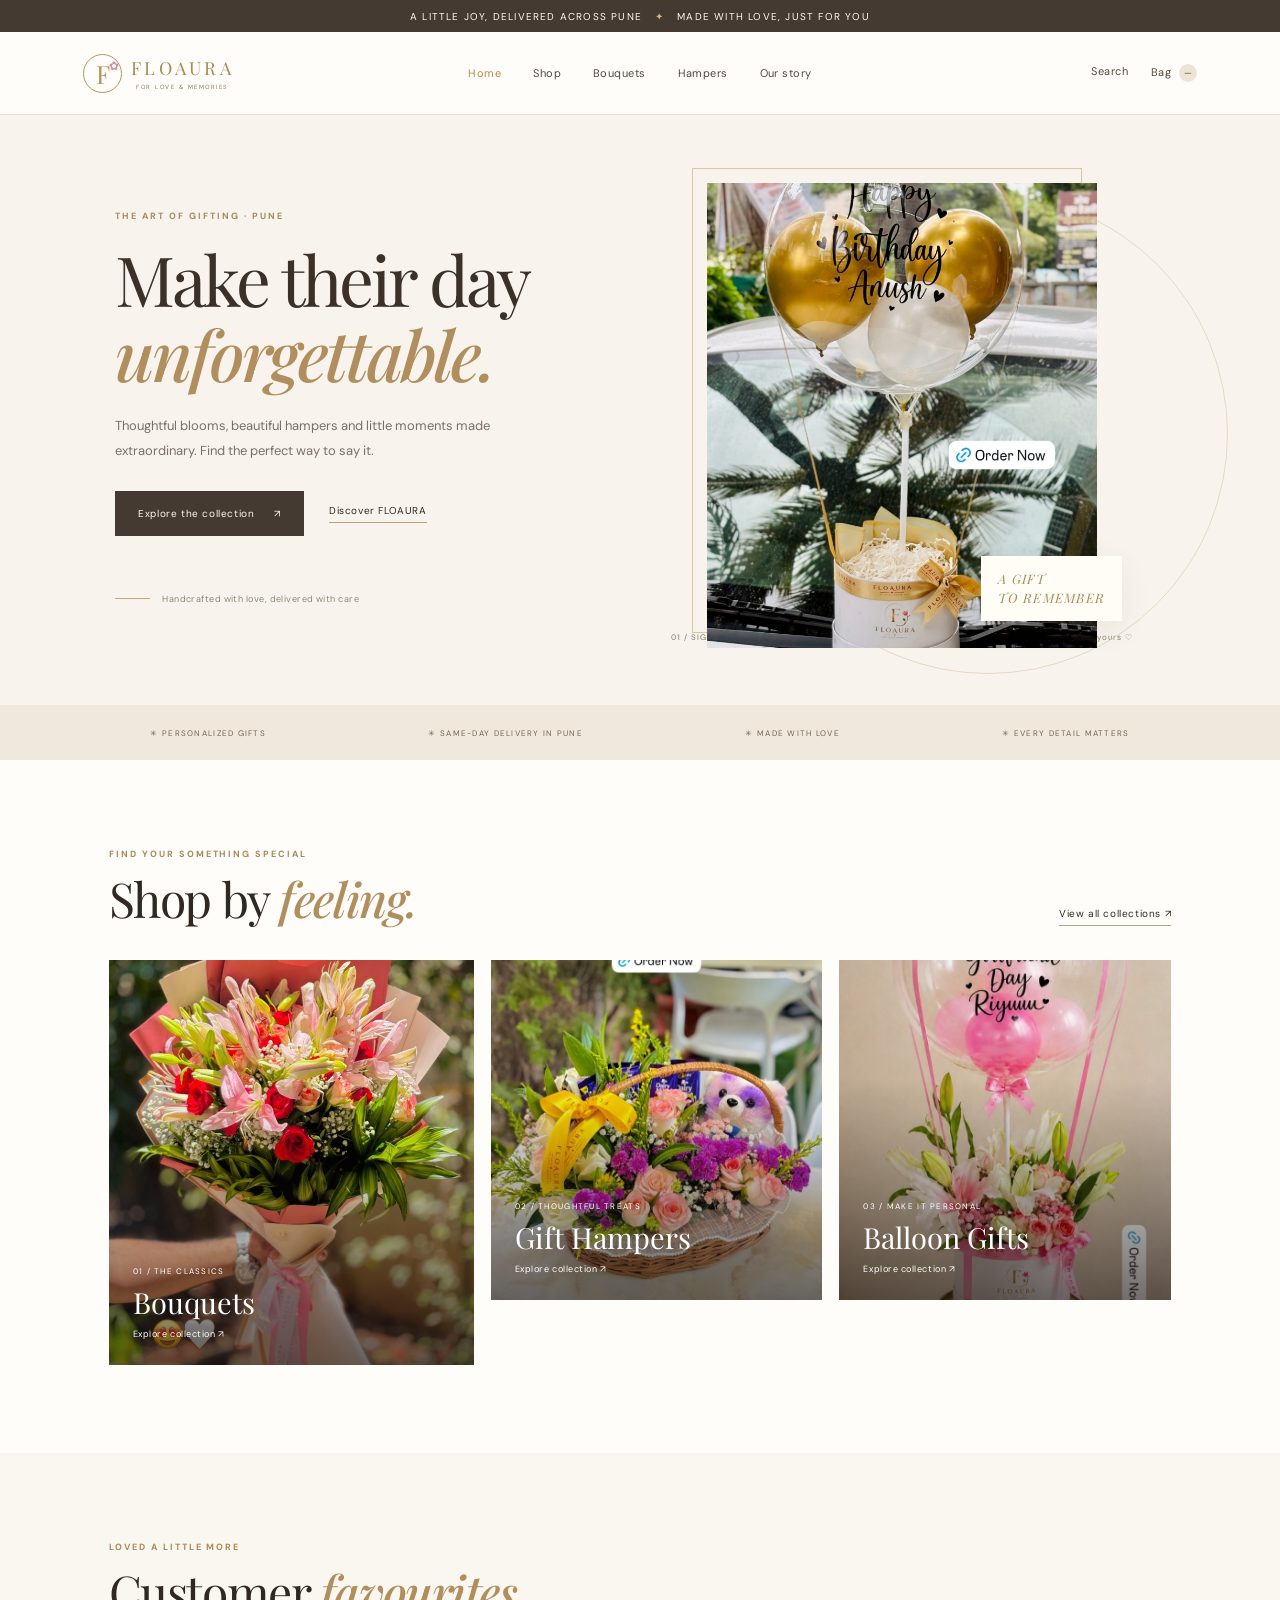
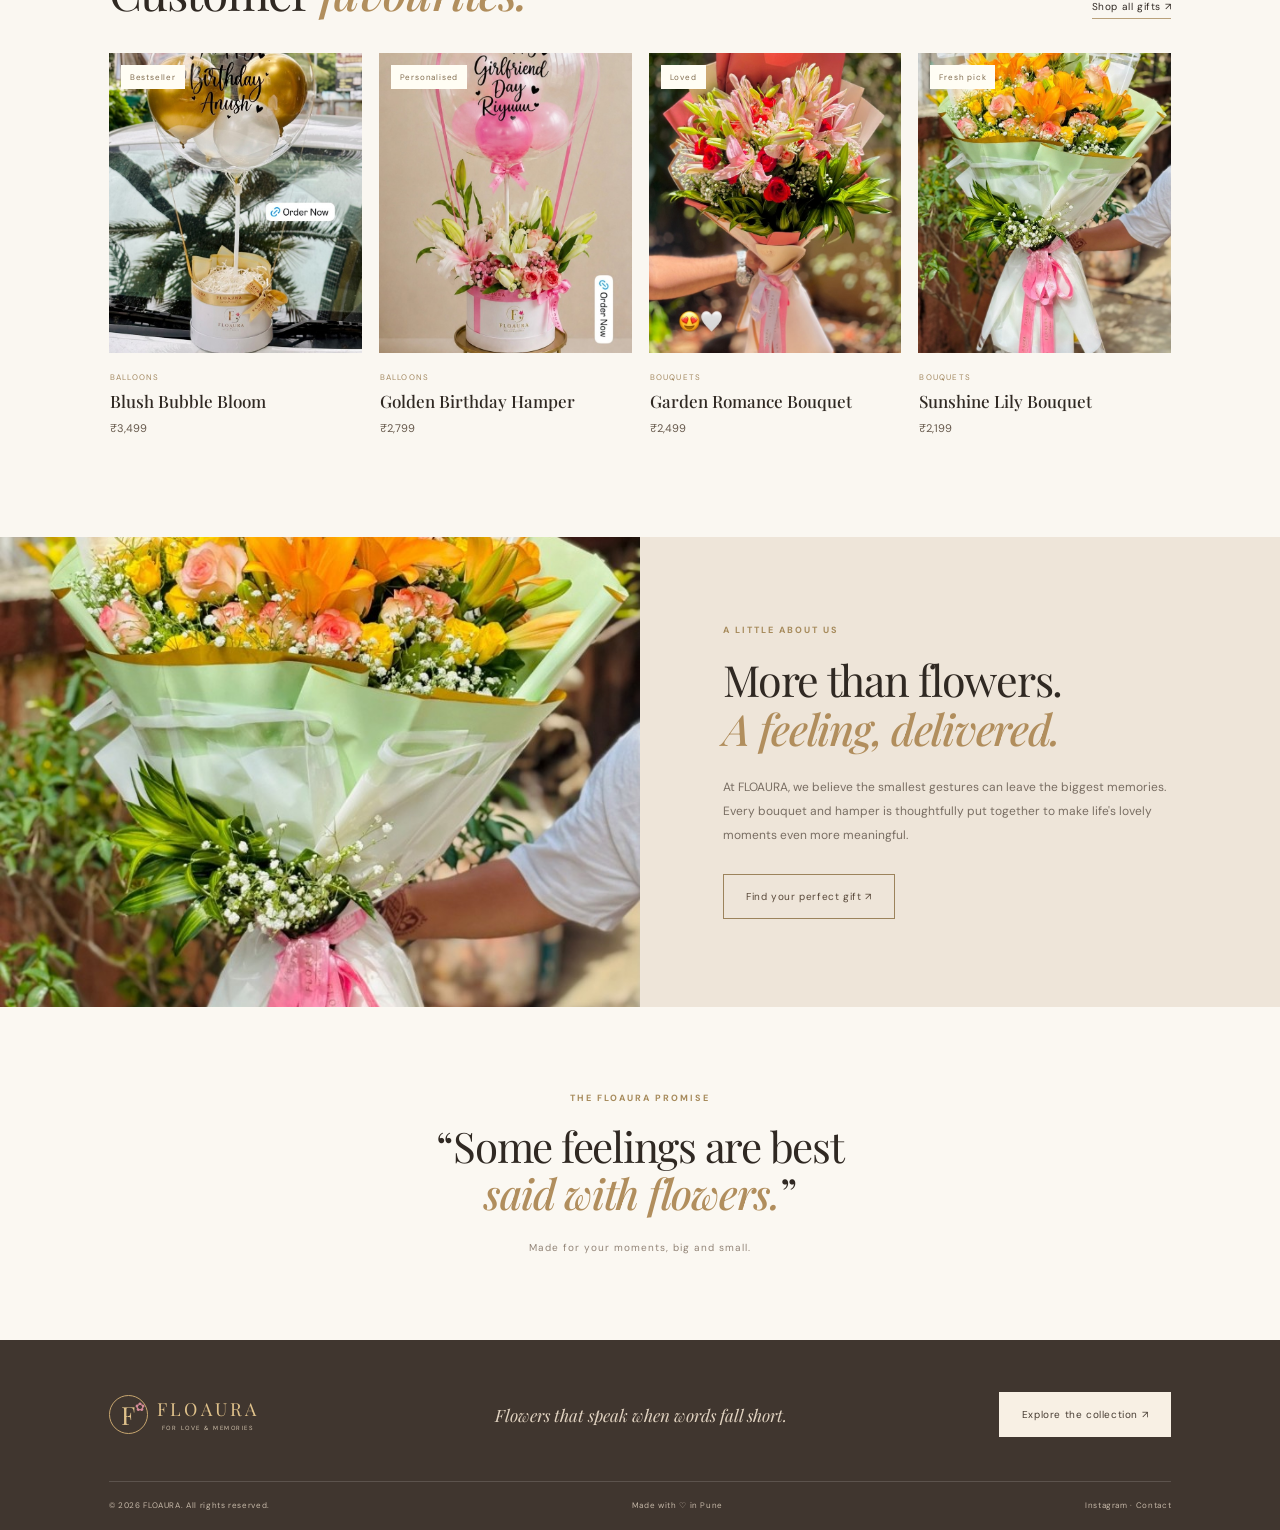
<file: index.html>
<!DOCTYPE html>
<html lang="en">
<head>
  <meta charset="UTF-8"><meta name="viewport" content="width=device-width, initial-scale=1.0">
  <meta name="description" content="FLOAURA — thoughtful flowers, beautiful hampers and gifts, delivered across Pune.">
  <title>FLOAURA | Flowers, Wrapped With Feeling</title>
  <link rel="preconnect" href="https://fonts.googleapis.com"><link rel="preconnect" href="https://fonts.gstatic.com" crossorigin>
  <link href="https://fonts.googleapis.com/css2?family=DM+Sans:wght@400;500;600;700&family=Playfair+Display:ital,wght@0,500;0,600;0,700;1,500;1,600&display=swap" rel="stylesheet">
  <link rel="stylesheet" href="css/style.css"><link rel="stylesheet" href="css/responsive.css">
</head>
<body data-page="home">
  <div class="announcement">A little joy, delivered across Pune <span>✦</span> Made with love, just for you</div>
  <header class="site-header">
    <a class="wordmark" href="index.html"><span class="brand-mark">F<span>✿</span></span><span class="brand-name">FLOAURA<small>FOR LOVE & MEMORIES</small></span></a>
    <button class="menu-toggle" aria-label="Open menu">☰</button>
    <nav class="main-nav"><a class="active" href="index.html">Home</a><a href="pages/shop.html">Shop</a><a href="pages/shop.html?category=Bouquets">Bouquets</a><a href="pages/shop.html?category=Hampers">Hampers</a><a href="#story">Our story</a></nav>
    <div class="header-actions"><a class="search-link" href="pages/shop.html">Search</a><a class="bag-link" href="pages/cart.html">Bag <span class="bag-count">0</span></a></div>
  </header>
  <main>
    <section class="hero">
      <div class="hero-copy"><p class="eyebrow">THE ART OF GIFTING · PUNE</p><h1>Make their day<br><em>unforgettable.</em></h1><p class="hero-text">Thoughtful blooms, beautiful hampers and little moments made extraordinary. Find the perfect way to say it.</p><div class="hero-buttons"><a class="btn btn-dark" href="pages/shop.html">Explore the collection <span>↗</span></a><a class="text-link" href="#collections">Discover FLOAURA</a></div><div class="hero-note"><span class="note-line"></span> Handcrafted with love, delivered with care</div></div>
      <div class="hero-visual"><div class="hero-image-frame"><img src="images/balloons/pink-bubble-arrangement.jpg" alt="FLOAURA personalized pink balloon and flower arrangement"><div class="image-stamp">A GIFT<br>TO REMEMBER</div></div><div class="hero-caption"><span>01 / SIGNATURE MOMENTS</span><span>Thoughtfully yours ♡</span></div><span class="hero-orbit"></span></div>
    </section>
    <section class="trust-strip"><span>✳ PERSONALIZED GIFTS</span><span>✳ SAME-DAY DELIVERY IN PUNE</span><span>✳ MADE WITH LOVE</span><span>✳ EVERY DETAIL MATTERS</span></section>
    <section class="section collection-section" id="collections"><div class="section-heading"><div><p class="eyebrow">FIND YOUR SOMETHING SPECIAL</p><h2>Shop by <em>feeling.</em></h2></div><a class="text-link" href="pages/shop.html">View all collections ↗</a></div><div class="collection-grid">
      <a class="collection-card collection-tall" href="pages/shop.html?category=Bouquets"><img src="images/bouquets/red-mixed-bouquet.jpg" alt="Luxury flower bouquet"><span class="collection-label"><small>01 / THE CLASSICS</small><strong>Bouquets</strong><i>Explore collection ↗</i></span></a>
      <a class="collection-card" href="pages/shop.html?category=Hampers"><img src="images/hampers/premium-flower-hamper.jpg" alt="Premium flower hamper"><span class="collection-label"><small>02 / THOUGHTFUL TREATS</small><strong>Gift Hampers</strong><i>Explore collection ↗</i></span></a>
      <a class="collection-card" href="pages/shop.html?category=Balloons"><img src="images/balloons/gold-birthday-hamper.jpg" alt="Personalized balloon gift"><span class="collection-label"><small>03 / MAKE IT PERSONAL</small><strong>Balloon Gifts</strong><i>Explore collection ↗</i></span></a>
    </div></section>
    <section class="section bestsellers"><div class="section-heading"><div><p class="eyebrow">LOVED A LITTLE MORE</p><h2>Customer <em>favourites.</em></h2></div><a class="text-link" href="pages/shop.html">Shop all gifts ↗</a></div><div class="product-grid" id="featured-products"></div></section>
    <section class="story-band" id="story"><div class="story-image"><img src="images/bouquets/yellow-lily-bouquet.jpg" alt="Handcrafted FLOAURA flower bouquet"></div><div class="story-copy"><p class="eyebrow">A LITTLE ABOUT US</p><h2>More than flowers.<br><em>A feeling, delivered.</em></h2><p>At FLOAURA, we believe the smallest gestures can leave the biggest memories. Every bouquet and hamper is thoughtfully put together to make life's lovely moments even more meaningful.</p><a href="pages/shop.html" class="btn btn-outline">Find your perfect gift ↗</a></div></section>
    <section class="quote-section"><p class="eyebrow">THE FLOAURA PROMISE</p><h2>“Some feelings are best<br><em>said with flowers.</em>”</h2><span>Made for your moments, big and small.</span></section>
  </main>
  <footer class="site-footer"><div class="footer-top"><a class="wordmark footer-wordmark" href="index.html"><span class="brand-mark">F<span>✿</span></span><span class="brand-name">FLOAURA<small>FOR LOVE & MEMORIES</small></span></a><p>Flowers that speak when words fall short.</p><a href="pages/shop.html" class="btn btn-light">Explore the collection ↗</a></div><div class="footer-bottom"><span>© 2026 FLOAURA. All rights reserved.</span><span>Made with ♡ in Pune</span><span>Instagram · Contact</span></div></footer>
  <script src="js/products.js"></script><script src="js/main.js"></script>
</body></html>
</file>
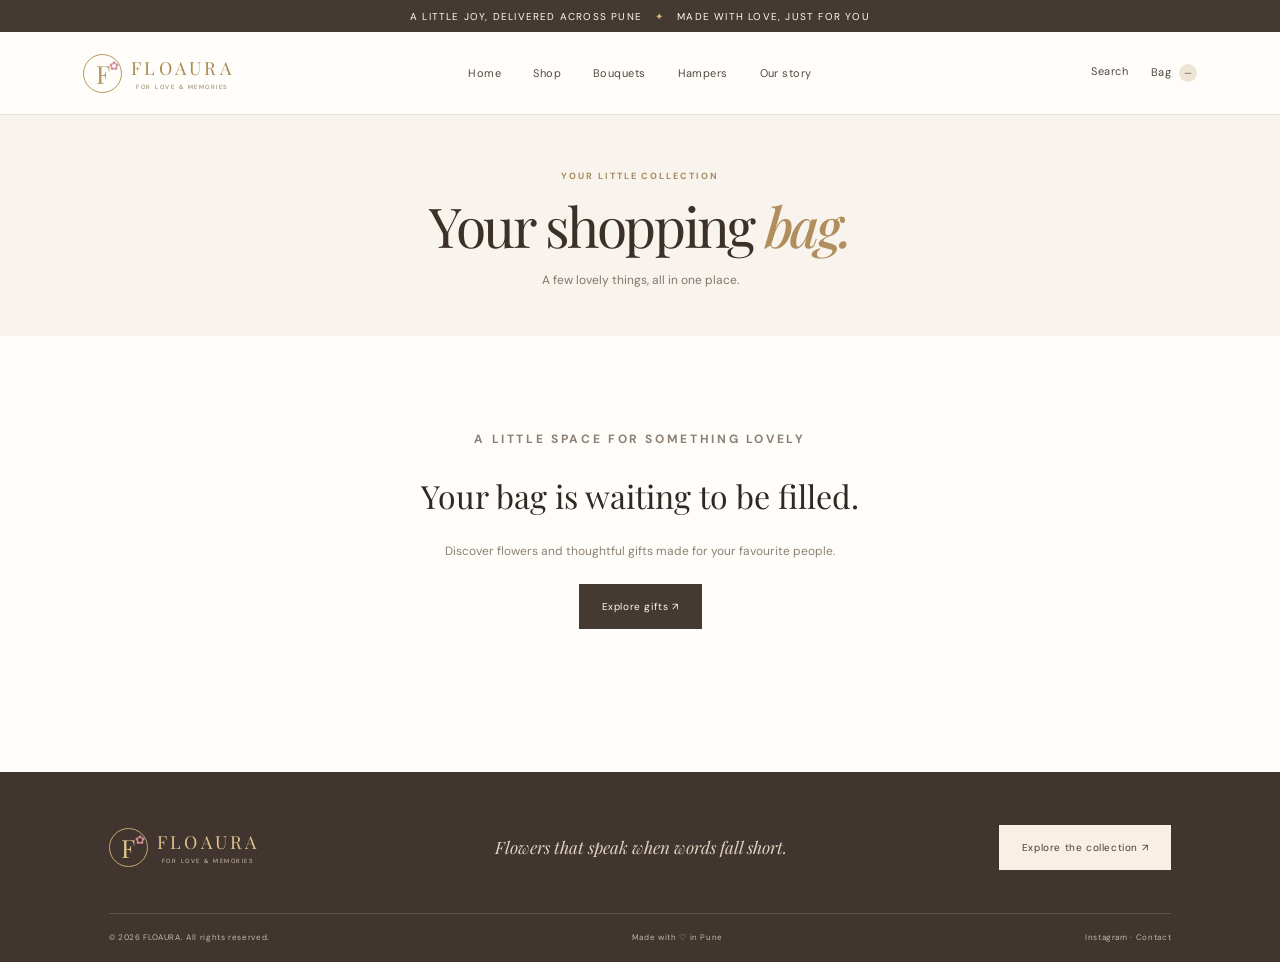
<file: pages/cart.html>
<!DOCTYPE html><html lang="en"><head><meta charset="UTF-8"><meta name="viewport" content="width=device-width, initial-scale=1.0"><title>Your Bag | FLOAURA</title><link rel="preconnect" href="https://fonts.googleapis.com"><link href="https://fonts.googleapis.com/css2?family=DM+Sans:wght@400;500;600;700&family=Playfair+Display:ital,wght@0,500;0,600;1,500&display=swap" rel="stylesheet"><link rel="stylesheet" href="../css/style.css"><link rel="stylesheet" href="../css/responsive.css"></head><body data-page="cart">
<div class="announcement">A little joy, delivered across Pune <span>✦</span> Made with love, just for you</div><header class="site-header"><a class="wordmark" href="../index.html"><span class="brand-mark">F<span>✿</span></span><span class="brand-name">FLOAURA<small>FOR LOVE & MEMORIES</small></span></a><button class="menu-toggle" aria-label="Open menu">☰</button><nav class="main-nav"><a href="../index.html">Home</a><a href="shop.html">Shop</a><a href="shop.html?category=Bouquets">Bouquets</a><a href="shop.html?category=Hampers">Hampers</a><a href="../index.html#story">Our story</a></nav><div class="header-actions"><a class="search-link" href="shop.html">Search</a><a class="bag-link active" href="cart.html">Bag <span class="bag-count">0</span></a></div></header>
<main><section class="page-hero compact-hero"><p class="eyebrow">YOUR LITTLE COLLECTION</p><h1>Your shopping <em>bag.</em></h1><p>A few lovely things, all in one place.</p></section><section class="section cart-layout" id="cart-content"></section></main><footer class="site-footer"><div class="footer-top"><a class="wordmark footer-wordmark" href="../index.html"><span class="brand-mark">F<span>✿</span></span><span class="brand-name">FLOAURA<small>FOR LOVE & MEMORIES</small></span></a><p>Flowers that speak when words fall short.</p><a href="shop.html" class="btn btn-light">Explore the collection ↗</a></div><div class="footer-bottom"><span>© 2026 FLOAURA. All rights reserved.</span><span>Made with ♡ in Pune</span><span>Instagram · Contact</span></div></footer><script src="../js/products.js"></script><script src="../js/main.js"></script></body></html>
</file>
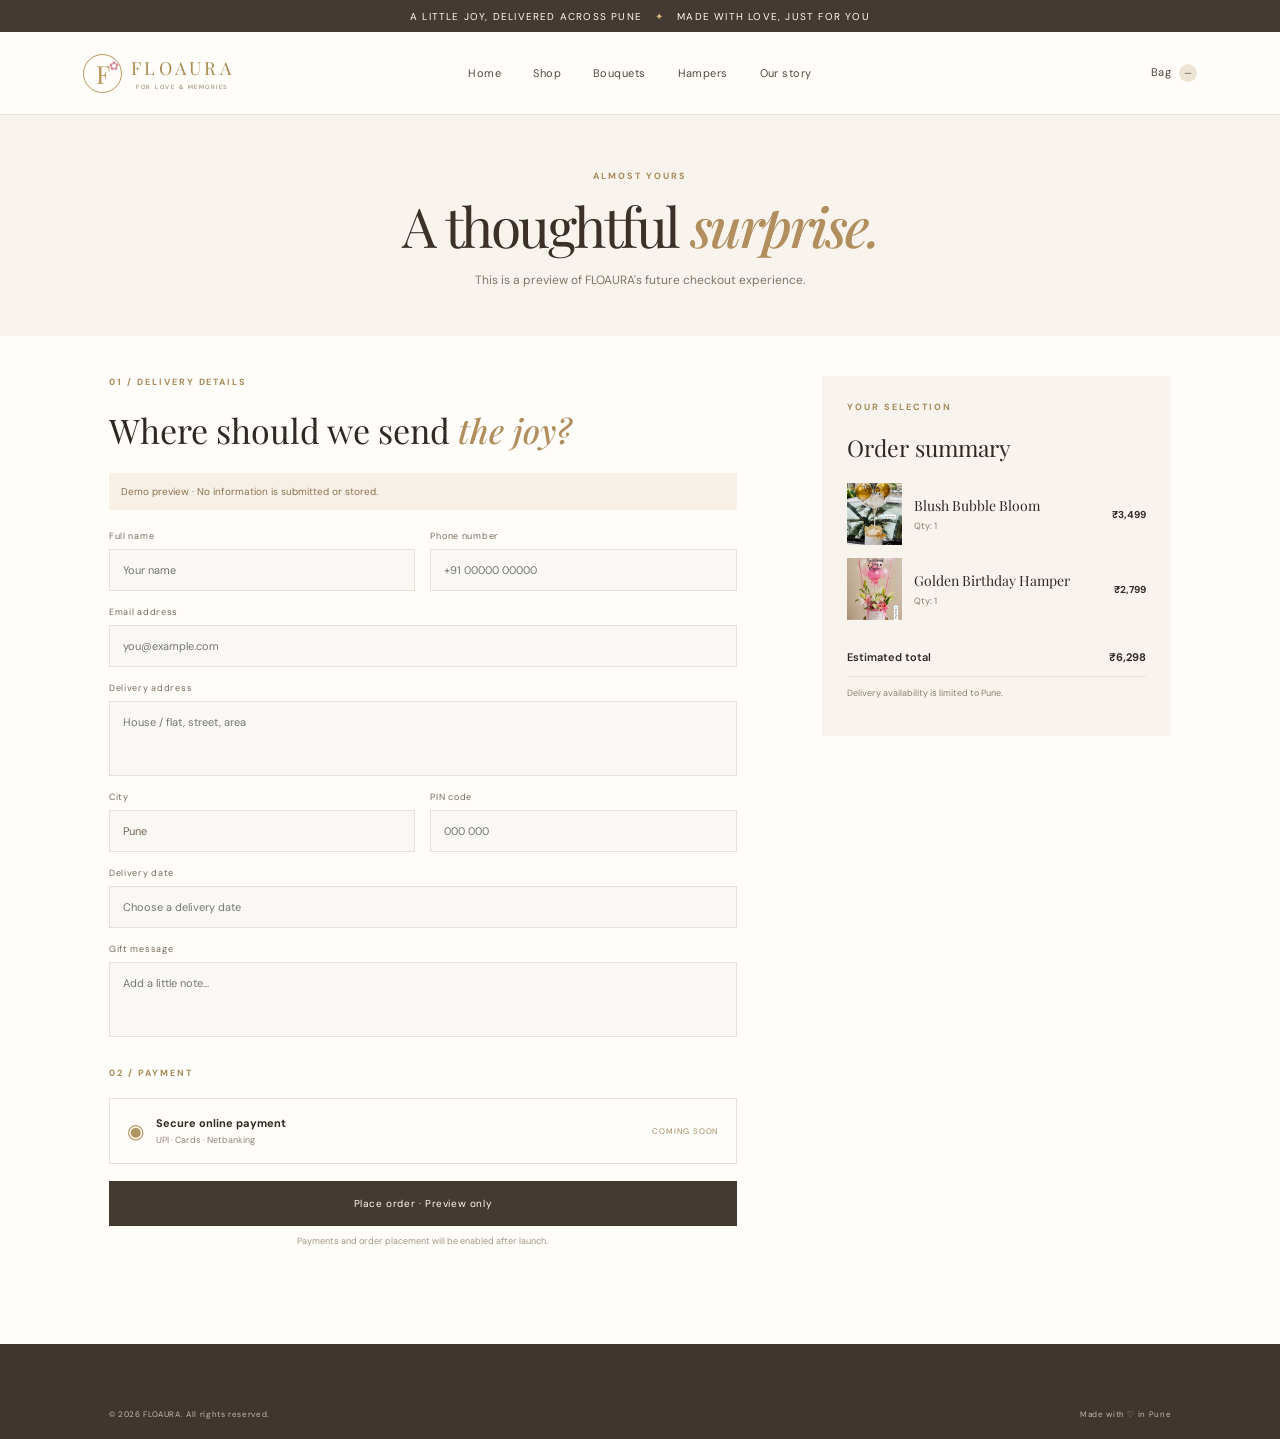
<file: pages/checkout.html>
<!DOCTYPE html><html lang="en"><head><meta charset="UTF-8"><meta name="viewport" content="width=device-width, initial-scale=1.0"><title>Checkout Preview | FLOAURA</title><link rel="preconnect" href="https://fonts.googleapis.com"><link href="https://fonts.googleapis.com/css2?family=DM+Sans:wght@400;500;600;700&family=Playfair+Display:ital,wght@0,500;0,600;1,500&display=swap" rel="stylesheet"><link rel="stylesheet" href="../css/style.css"><link rel="stylesheet" href="../css/responsive.css"></head><body data-page="checkout">
<div class="announcement">A little joy, delivered across Pune <span>✦</span> Made with love, just for you</div><header class="site-header"><a class="wordmark" href="../index.html"><span class="brand-mark">F<span>✿</span></span><span class="brand-name">FLOAURA<small>FOR LOVE & MEMORIES</small></span></a><button class="menu-toggle" aria-label="Open menu">☰</button><nav class="main-nav"><a href="../index.html">Home</a><a href="shop.html">Shop</a><a href="shop.html?category=Bouquets">Bouquets</a><a href="shop.html?category=Hampers">Hampers</a><a href="../index.html#story">Our story</a></nav><div class="header-actions"><a class="bag-link" href="cart.html">Bag <span class="bag-count">0</span></a></div></header>
<main><section class="page-hero compact-hero"><p class="eyebrow">ALMOST YOURS</p><h1>A thoughtful <em>surprise.</em></h1><p>This is a preview of FLOAURA's future checkout experience.</p></section><section class="section checkout-layout"><div class="checkout-form"><p class="eyebrow">01 / DELIVERY DETAILS</p><h2>Where should we send <em>the joy?</em></h2><div class="demo-notice">Demo preview · No information is submitted or stored.</div><div class="form-grid"><label>Full name<input placeholder="Your name" disabled></label><label>Phone number<input placeholder="+91 00000 00000" disabled></label><label class="full-field">Email address<input placeholder="you@example.com" disabled></label><label class="full-field">Delivery address<textarea placeholder="House / flat, street, area" disabled></textarea></label><label>City<input value="Pune" disabled></label><label>PIN code<input placeholder="000 000" disabled></label><label class="full-field">Delivery date<input type="text" placeholder="Choose a delivery date" disabled></label><label class="full-field">Gift message<textarea placeholder="Add a little note..." disabled></textarea></label></div><p class="eyebrow payment-label">02 / PAYMENT</p><div class="payment-preview"><span>◉</span><div><strong>Secure online payment</strong><small>UPI · Cards · Netbanking</small></div><span class="coming-soon">COMING SOON</span></div><button class="btn btn-dark full-width" type="button" id="demo-place-order">Place order · Preview only</button><p class="form-footnote">Payments and order placement will be enabled after launch.</p></div><aside class="order-summary"><p class="eyebrow">YOUR SELECTION</p><h3>Order summary</h3><div id="checkout-summary"></div><div class="summary-total"><span>Estimated total</span><strong id="checkout-total">₹0</strong></div><p class="summary-note">Delivery availability is limited to Pune.</p></aside></section></main><footer class="site-footer"><div class="footer-bottom"><span>© 2026 FLOAURA. All rights reserved.</span><span>Made with ♡ in Pune</span></div></footer><script src="../js/products.js"></script><script src="../js/main.js"></script></body></html>
</file>
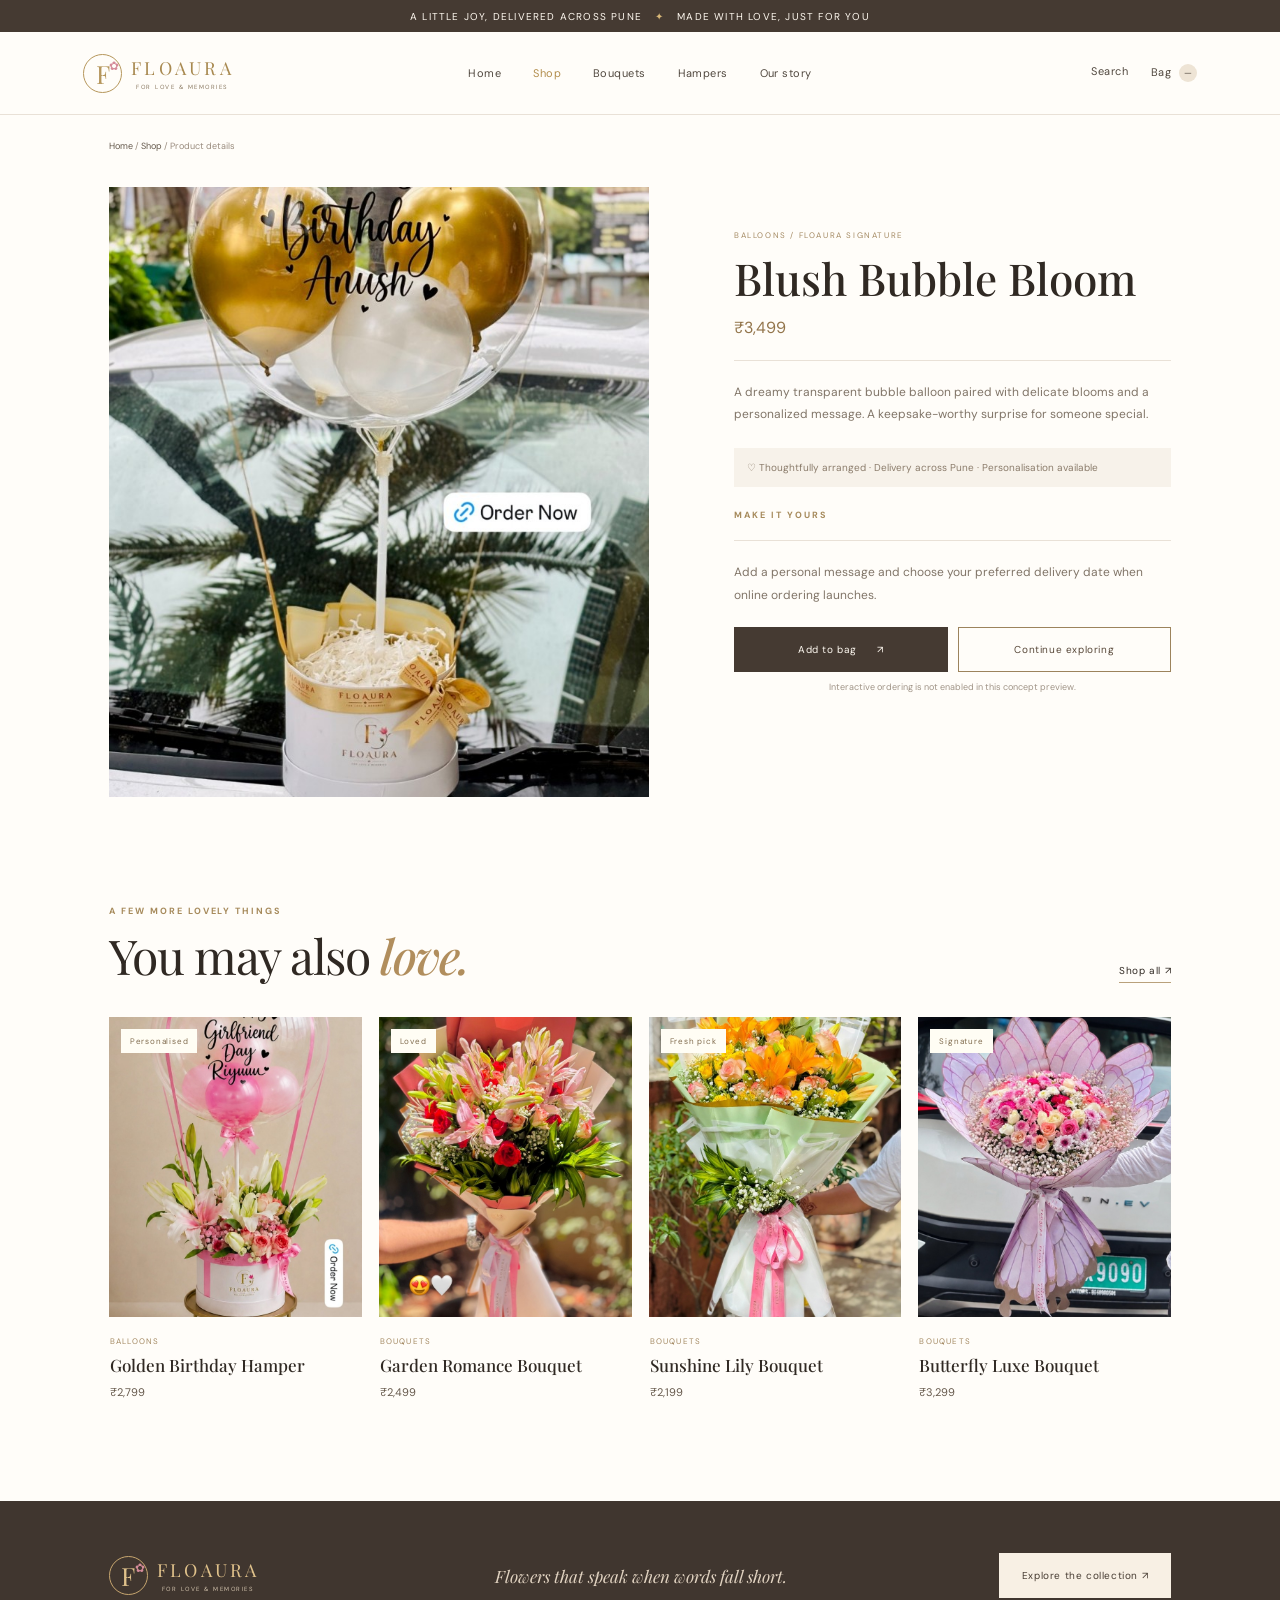
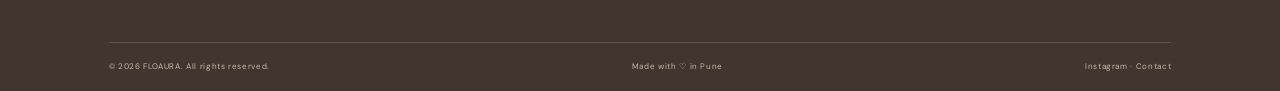
<file: pages/product.html>
<!DOCTYPE html><html lang="en"><head><meta charset="UTF-8"><meta name="viewport" content="width=device-width, initial-scale=1.0"><title>Product | FLOAURA</title><link rel="preconnect" href="https://fonts.googleapis.com"><link href="https://fonts.googleapis.com/css2?family=DM+Sans:wght@400;500;600;700&family=Playfair+Display:ital,wght@0,500;0,600;1,500&display=swap" rel="stylesheet"><link rel="stylesheet" href="../css/style.css"><link rel="stylesheet" href="../css/responsive.css"></head><body data-page="product">
<div class="announcement">A little joy, delivered across Pune <span>✦</span> Made with love, just for you</div><header class="site-header"><a class="wordmark" href="../index.html"><span class="brand-mark">F<span>✿</span></span><span class="brand-name">FLOAURA<small>FOR LOVE & MEMORIES</small></span></a><button class="menu-toggle" aria-label="Open menu">☰</button><nav class="main-nav"><a href="../index.html">Home</a><a class="active" href="shop.html">Shop</a><a href="shop.html?category=Bouquets">Bouquets</a><a href="shop.html?category=Hampers">Hampers</a><a href="../index.html#story">Our story</a></nav><div class="header-actions"><a class="search-link" href="shop.html">Search</a><a class="bag-link" href="cart.html">Bag <span class="bag-count">0</span></a></div></header>
<main><div class="breadcrumb"><a href="../index.html">Home</a> / <a href="shop.html">Shop</a> / <span>Product details</span></div><section class="product-detail section" id="product-detail"></section><section class="section related-section"><div class="section-heading"><div><p class="eyebrow">A FEW MORE LOVELY THINGS</p><h2>You may also <em>love.</em></h2></div><a class="text-link" href="shop.html">Shop all ↗</a></div><div class="product-grid" id="related-products"></div></section></main>
<footer class="site-footer"><div class="footer-top"><a class="wordmark footer-wordmark" href="../index.html"><span class="brand-mark">F<span>✿</span></span><span class="brand-name">FLOAURA<small>FOR LOVE & MEMORIES</small></span></a><p>Flowers that speak when words fall short.</p><a href="shop.html" class="btn btn-light">Explore the collection ↗</a></div><div class="footer-bottom"><span>© 2026 FLOAURA. All rights reserved.</span><span>Made with ♡ in Pune</span><span>Instagram · Contact</span></div></footer><script src="../js/products.js"></script><script src="../js/main.js"></script></body></html>
</file>
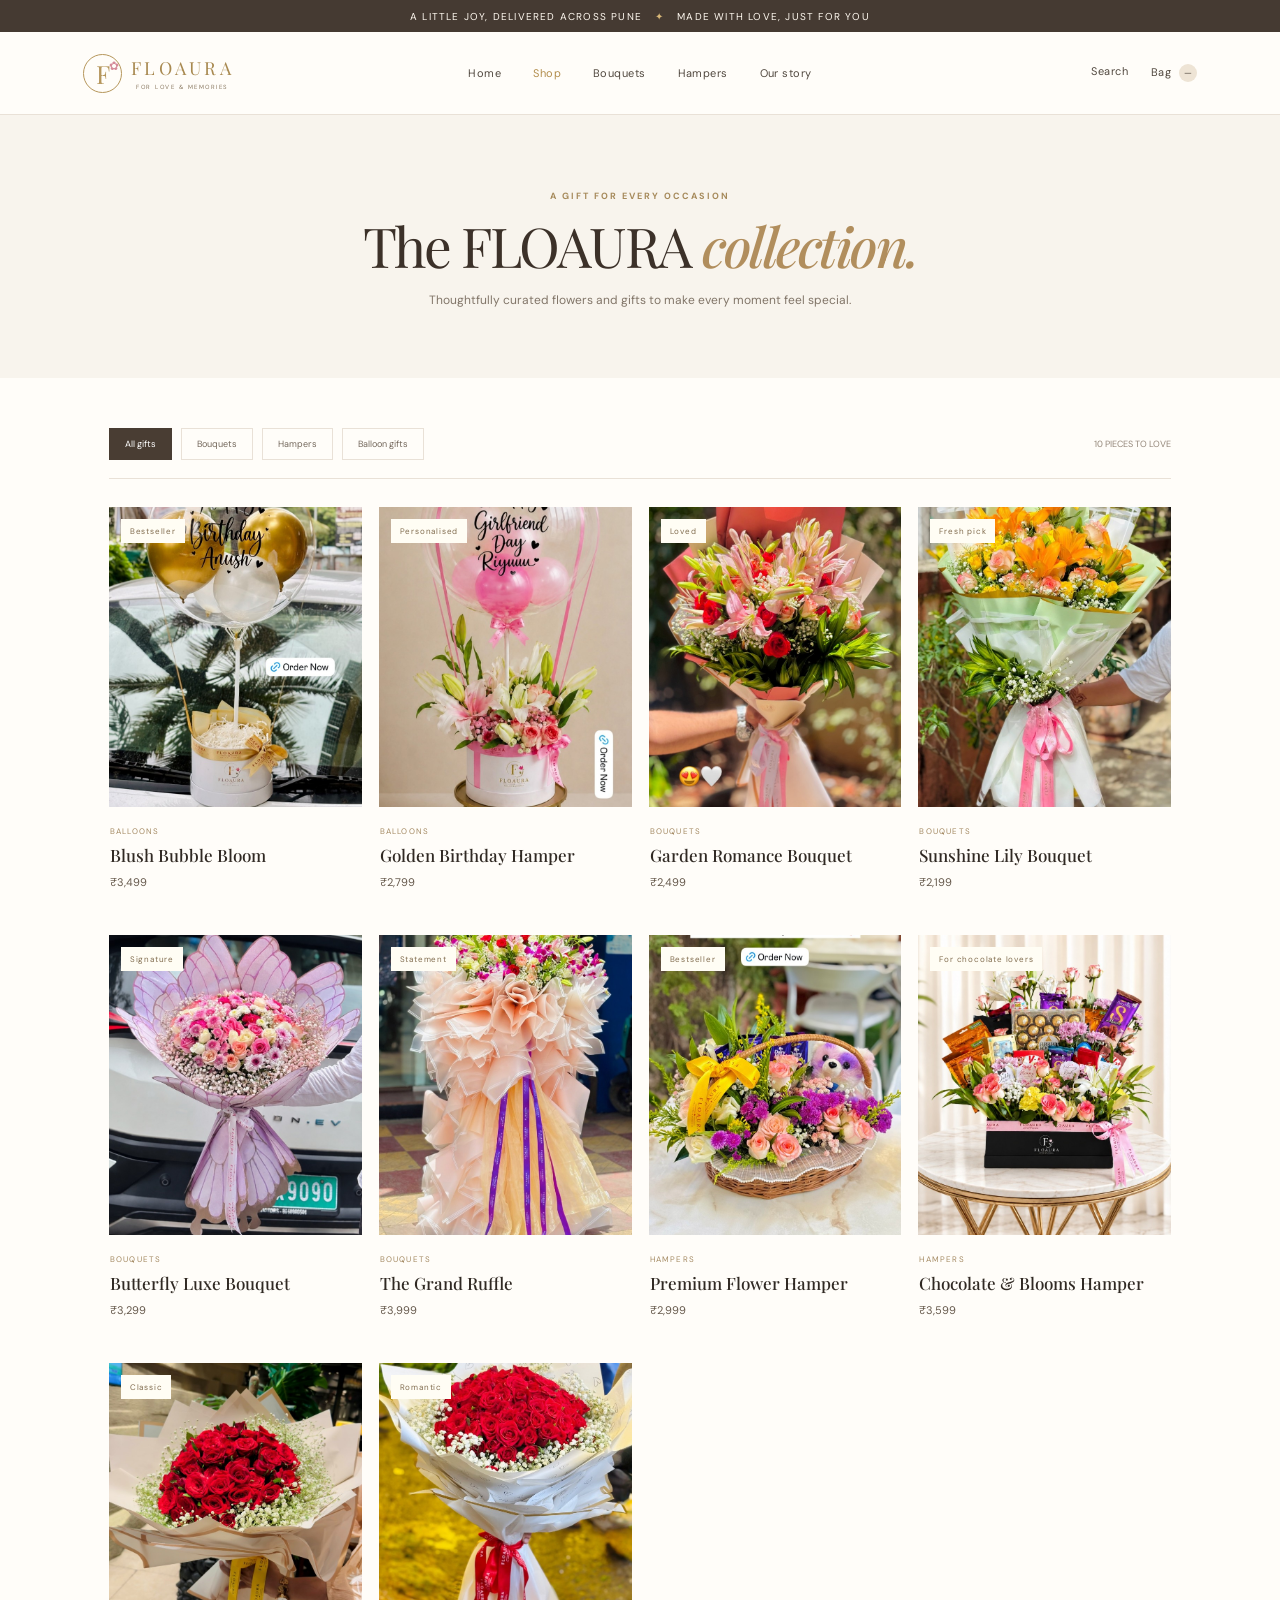
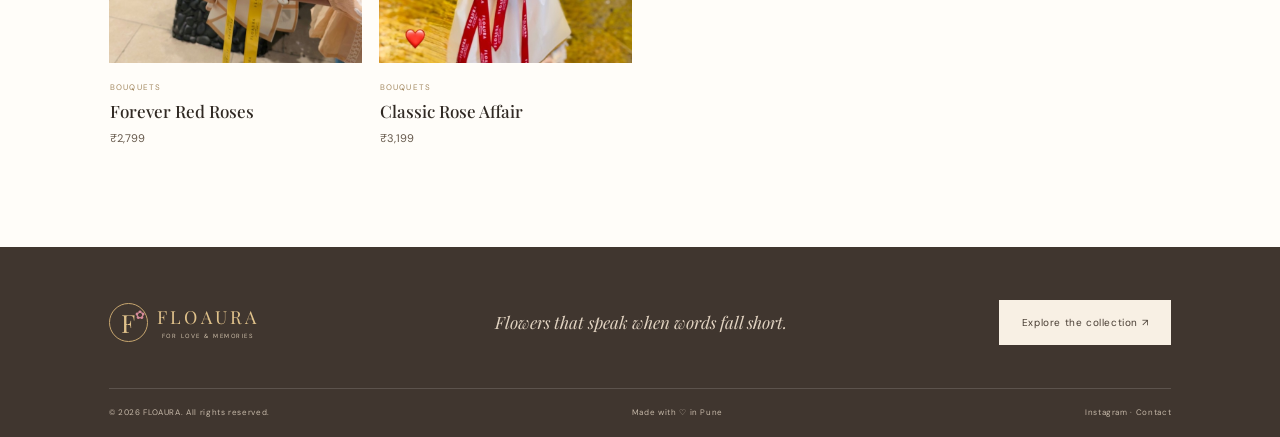
<file: pages/shop.html>
<!DOCTYPE html><html lang="en"><head><meta charset="UTF-8"><meta name="viewport" content="width=device-width, initial-scale=1.0"><title>Shop the Collection | FLOAURA</title><link rel="preconnect" href="https://fonts.googleapis.com"><link href="https://fonts.googleapis.com/css2?family=DM+Sans:wght@400;500;600;700&family=Playfair+Display:ital,wght@0,500;0,600;1,500&display=swap" rel="stylesheet"><link rel="stylesheet" href="../css/style.css"><link rel="stylesheet" href="../css/responsive.css"></head><body data-page="shop">
<div class="announcement">A little joy, delivered across Pune <span>✦</span> Made with love, just for you</div><header class="site-header"><a class="wordmark" href="../index.html"><span class="brand-mark">F<span>✿</span></span><span class="brand-name">FLOAURA<small>FOR LOVE & MEMORIES</small></span></a><button class="menu-toggle" aria-label="Open menu">☰</button><nav class="main-nav"><a href="../index.html">Home</a><a class="active" href="shop.html">Shop</a><a href="shop.html?category=Bouquets">Bouquets</a><a href="shop.html?category=Hampers">Hampers</a><a href="../index.html#story">Our story</a></nav><div class="header-actions"><a class="search-link" href="#catalogue">Search</a><a class="bag-link" href="cart.html">Bag <span class="bag-count">0</span></a></div></header>
<main><section class="page-hero"><p class="eyebrow">A GIFT FOR EVERY OCCASION</p><h1>The FLOAURA <em>collection.</em></h1><p>Thoughtfully curated flowers and gifts to make every moment feel special.</p></section><section class="section catalogue-section" id="catalogue"><div class="catalogue-toolbar"><div class="filter-list"><button class="filter-btn active" data-filter="All">All gifts</button><button class="filter-btn" data-filter="Bouquets">Bouquets</button><button class="filter-btn" data-filter="Hampers">Hampers</button><button class="filter-btn" data-filter="Balloons">Balloon gifts</button></div><span class="result-count" id="result-count"></span></div><div class="product-grid catalogue-grid" id="all-products"></div></section></main>
<footer class="site-footer"><div class="footer-top"><a class="wordmark footer-wordmark" href="../index.html"><span class="brand-mark">F<span>✿</span></span><span class="brand-name">FLOAURA<small>FOR LOVE & MEMORIES</small></span></a><p>Flowers that speak when words fall short.</p><a href="shop.html" class="btn btn-light">Explore the collection ↗</a></div><div class="footer-bottom"><span>© 2026 FLOAURA. All rights reserved.</span><span>Made with ♡ in Pune</span><span>Instagram · Contact</span></div></footer><script src="../js/products.js"></script><script src="../js/main.js"></script></body></html>
</file>
<file: css/style.css>
:root{--cream:#f8f4ed;--paper:#fffdf9;--ink:#302923;--muted:#82766b;--gold:#b5965b;--rose:#e8c9c8;--line:#e9e1d7;--serif:"Playfair Display",Georgia,serif;--sans:"DM Sans",Arial,sans-serif}*{box-sizing:border-box}html{scroll-behavior:smooth}body{margin:0;background:var(--paper);color:var(--ink);font-family:var(--sans);font-size:14px;-webkit-font-smoothing:antialiased}a{color:inherit;text-decoration:none}button{font:inherit}.announcement{height:32px;background:#453a32;color:#fff9f0;text-align:center;font-size:10px;letter-spacing:.12em;text-transform:uppercase;display:flex;align-items:center;justify-content:center;gap:13px}.announcement span{color:#d9b878}.site-header{height:83px;padding:0 6.5%;display:flex;align-items:center;justify-content:space-between;background:rgba(255,253,249,.96);border-bottom:1px solid var(--line);position:sticky;top:0;z-index:20}.wordmark{display:flex;align-items:center;gap:9px;min-width:175px}.brand-mark{width:39px;height:39px;border:1px solid var(--gold);border-radius:50%;display:grid;place-items:center;font:25px var(--serif);color:var(--gold);position:relative}.brand-mark span{font-size:12px;color:#d58b9a;position:absolute;right:2px;top:2px}.brand-name{font:18px var(--serif);letter-spacing:.18em;color:#a88950}.brand-name small{display:block;font:6px var(--sans);letter-spacing:.25em;text-align:center;margin-top:3px;color:#88775f}.main-nav{display:flex;align-items:center;gap:32px}.main-nav a,.header-actions a{font-size:11px;letter-spacing:.04em;color:#51483f;transition:.2s}.main-nav a:hover,.main-nav a.active{color:#b28d4c}.header-actions{display:flex;gap:23px;min-width:175px;justify-content:flex-end}.bag-count{display:inline-grid;place-items:center;background:#eee4d5;border-radius:50%;width:18px;height:18px;font-size:9px;margin-left:4px}.menu-toggle{display:none;border:0;background:none;font-size:22px}.hero{min-height:590px;background:var(--cream);display:grid;grid-template-columns:1fr 1fr;padding:65px 9% 55px;overflow:hidden;position:relative}.hero-copy{align-self:center;padding:0 6% 15px 0;z-index:1}.eyebrow{font-size:9px;letter-spacing:.22em;color:#a68a5b;font-weight:700;margin:0 0 19px}.hero h1,.page-hero h1{font:clamp(48px,5.4vw,76px)/1.08 var(--serif);letter-spacing:-.045em;margin:0;color:#3c3129}.hero h1 em,.page-hero h1 em,h2 em{font-weight:500;color:#b18e5d}.hero-text{font-size:13px;line-height:1.9;color:#7c7065;max-width:410px;margin:24px 0 27px}.hero-buttons{display:flex;align-items:center;gap:25px}.btn{display:inline-flex;align-items:center;justify-content:center;gap:20px;padding:15px 22px;font-size:10px;letter-spacing:.06em;transition:.25s;border:1px solid transparent;cursor:pointer}.btn-dark{background:#453a32;color:#fffaf2}.btn-dark:hover{background:#9b7c4e}.btn-outline{border-color:#9c835c;color:#574738}.btn-light{background:#f8f0e4;color:#463b31}.text-link{font-size:10px;letter-spacing:.06em;border-bottom:1px solid #b9a17b;padding-bottom:5px}.hero-note{display:flex;align-items:center;gap:12px;font-size:9px;color:#938578;margin-top:57px;letter-spacing:.05em}.note-line{width:35px;height:1px;background:#c2a879}.hero-visual{position:relative;display:flex;align-items:center;justify-content:center}.hero-image-frame{width:min(390px,85%);height:465px;position:relative;z-index:1}.hero-image-frame:before{content:"";position:absolute;inset:-15px 15px 15px -15px;border:1px solid #d8c6a9;z-index:-1}.hero-image-frame img{width:100%;height:100%;object-fit:cover;object-position:center 43%}.image-stamp{position:absolute;right:-25px;bottom:27px;background:#fffdf6;color:#a98b5a;padding:13px 17px;font:italic 13px var(--serif);line-height:1.5;letter-spacing:.1em;box-shadow:0 8px 30px #463b3115}.hero-caption{position:absolute;bottom:8px;left:6%;right:6%;display:flex;justify-content:space-between;font-size:8px;letter-spacing:.12em;color:#8b7b69}.hero-orbit{position:absolute;width:480px;height:480px;border:1px solid #e7d9c4;border-radius:50%;right:-12%;top:3%}.trust-strip{height:55px;background:#f0e8dc;display:flex;align-items:center;justify-content:space-evenly;gap:12px;color:#776650;font-size:8px;letter-spacing:.16em}.section{padding:88px 8.5%}.section-heading{display:flex;align-items:end;justify-content:space-between;margin-bottom:34px}.section-heading h2,.story-copy h2,.quote-section h2{font:clamp(34px,4vw,48px)/1.12 var(--serif);letter-spacing:-.03em;margin:0}.section-heading .eyebrow{margin-bottom:12px}.collection-grid{display:grid;grid-template-columns:1.1fr 1fr 1fr;gap:17px}.collection-card{height:340px;position:relative;overflow:hidden;background:#eee5da}.collection-card.collection-tall{height:405px;grid-row:span 1}.collection-card img{width:100%;height:100%;object-fit:cover;transition:transform .7s}.collection-card:hover img{transform:scale(1.045)}.collection-card:after{content:"";position:absolute;inset:35% 0 0;background:linear-gradient(transparent,#17120e9c)}.collection-label{position:absolute;z-index:1;bottom:25px;left:24px;color:white;display:flex;flex-direction:column;gap:7px}.collection-label small{font-size:8px;letter-spacing:.16em}.collection-label strong{font:29px var(--serif)}.collection-label i{font-style:normal;font-size:9px;letter-spacing:.06em}.bestsellers{background:#faf7f1}.product-grid{display:grid;grid-template-columns:repeat(4,minmax(0,1fr));gap:25px 17px}.product-card{min-width:0}.product-image{height:300px;position:relative;overflow:hidden;background:#f0e9e0;display:block}.product-image img{width:100%;height:100%;object-fit:cover;transition:transform .55s}.product-card:hover .product-image img{transform:scale(1.045)}.product-tag{position:absolute;top:12px;left:12px;background:#fffdf4;padding:7px 9px;font-size:8px;letter-spacing:.1em;color:#806c4e}.quick-add{position:absolute;bottom:12px;left:12px;right:12px;background:#fffdf4;border:0;padding:12px;font-size:9px;letter-spacing:.1em;cursor:pointer;opacity:0;transform:translateY(8px);transition:.25s}.product-card:hover .quick-add{opacity:1;transform:none}.product-info{padding:13px 1px}.product-category{font-size:8px;color:#a48a63;letter-spacing:.15em;text-transform:uppercase}.product-info h3{font:17px var(--serif);font-weight:500;margin:6px 0}.product-price{font-size:11px;color:#65584b}.story-band{display:grid;grid-template-columns:1fr 1fr;background:#eee5d9;min-height:470px}.story-image{height:470px}.story-image img{width:100%;height:100%;object-fit:cover;object-position:center 45%}.story-copy{align-self:center;padding:60px 13%}.story-copy h2{font-size:43px}.story-copy>p:not(.eyebrow){font-size:12px;line-height:2;color:#796e63;margin:23px 0 27px}.quote-section{text-align:center;padding:85px 20px;background:#fbf8f2}.quote-section h2{font-size:42px;margin-bottom:20px}.quote-section>span{font-size:10px;color:#928477;letter-spacing:.1em}.site-footer{background:#40362f;color:#f8f0e5;padding:47px 8.5% 20px}.footer-top{display:flex;align-items:center;justify-content:space-between;padding-bottom:38px;border-bottom:1px solid #ffffff25}.footer-wordmark .brand-mark{color:#e0c28b;border-color:#c7a66f}.footer-wordmark .brand-name{color:#e0c28b}.footer-wordmark .brand-name small{color:#d3c4ae}.footer-top>p{font:italic 17px var(--serif);color:#e0d2c0}.footer-bottom{display:flex;justify-content:space-between;padding-top:18px;font-size:8px;letter-spacing:.08em;color:#c6b9a9}.page-hero{text-align:center;background:var(--cream);padding:75px 20px 70px}.page-hero .eyebrow{margin-bottom:14px}.page-hero h1{font-size:55px}.page-hero>p:last-child{color:#817568;font-size:12px;margin:17px 0 0}.catalogue-section{padding-top:50px}.catalogue-toolbar{display:flex;justify-content:space-between;align-items:center;border-bottom:1px solid var(--line);padding-bottom:18px;margin-bottom:28px}.filter-list{display:flex;gap:9px;flex-wrap:wrap}.filter-btn{background:transparent;border:1px solid var(--line);padding:9px 15px;font-size:9px;color:#74685c;cursor:pointer}.filter-btn.active,.filter-btn:hover{background:#493d33;color:#fff;border-color:#493d33}.result-count{font-size:9px;color:#94877a}.catalogue-grid{row-gap:32px}.breadcrumb{padding:25px 8.5% 0;font-size:9px;color:#998b7d}.breadcrumb a{color:#65594c}.product-detail{padding-top:35px;display:grid;grid-template-columns:1.05fr .85fr;gap:8%;align-items:start}.detail-image{height:610px;background:#f0e8df}.detail-image img{width:100%;height:100%;object-fit:cover}.detail-copy{padding-top:35px}.detail-copy .product-category{letter-spacing:.2em}.detail-copy h1{font:44px/1.15 var(--serif);font-weight:500;margin:13px 0}.detail-price{font-size:16px;color:#92744a;margin:0 0 22px}.detail-description{font-size:12px;line-height:1.9;color:#817568;border-top:1px solid var(--line);padding-top:20px}.detail-note{font-size:10px;color:#8b7c6b;background:#f7f2ea;padding:13px;margin:22px 0}.detail-actions{display:flex;gap:10px;margin-top:20px}.detail-actions .btn{flex:1}.related-section{padding-top:20px}.cart-layout{padding-top:40px;min-height:340px}.cart-table{width:100%;border-collapse:collapse;text-align:left}.cart-table th{font-size:9px;letter-spacing:.12em;color:#958777;font-weight:500;padding:0 12px 15px;border-bottom:1px solid var(--line)}.cart-table td{padding:18px 12px;border-bottom:1px solid var(--line);font-size:11px}.cart-item{display:flex;align-items:center;gap:15px}.cart-item img{width:72px;height:85px;object-fit:cover}.cart-item strong{display:block;font:16px var(--serif);font-weight:500}.cart-item small{font-size:9px;color:#988b7d}.cart-qty{border:1px solid var(--line);padding:8px 12px}.cart-bottom{display:flex;justify-content:flex-end;margin-top:30px}.cart-total{width:300px}.cart-total div,.summary-total{display:flex;justify-content:space-between;padding:12px 0;border-bottom:1px solid var(--line);font-size:11px}.cart-total .btn{width:100%;margin-top:17px}.empty-cart{text-align:center;padding:55px 20px}.empty-cart h2{font:32px var(--serif)}.empty-cart p{color:#8c8074;font-size:12px;margin-bottom:25px}.checkout-layout{display:grid;grid-template-columns:1.35fr .75fr;gap:8%;padding-top:40px}.checkout-form h2{font:34px var(--serif);margin:0 0 20px}.demo-notice{background:#f6f0e6;color:#8d744e;padding:12px;font-size:10px;margin:17px 0 20px}.form-grid{display:grid;grid-template-columns:1fr 1fr;gap:15px}.form-grid label{font-size:9px;letter-spacing:.08em;color:#74685c}.form-grid input,.form-grid textarea{display:block;width:100%;margin-top:7px;padding:13px;border:1px solid var(--line);background:#faf8f4;font:11px var(--sans);color:#74685c}.form-grid textarea{height:75px;resize:none}.full-field{grid-column:1/-1}.payment-label{margin-top:30px}.payment-preview{border:1px solid var(--line);padding:17px;display:flex;align-items:center;gap:12px;margin-bottom:17px}.payment-preview>span:first-child{font-size:20px;color:#b29460}.payment-preview strong,.payment-preview small{display:block}.payment-preview strong{font-size:11px}.payment-preview small{font-size:9px;color:#928578;margin-top:4px}.coming-soon{margin-left:auto;font-size:8px;letter-spacing:.1em;color:#a48b61}.full-width{width:100%}.form-footnote{text-align:center;font-size:9px;color:#a09487}.order-summary{background:#f8f4ed;padding:25px;height:max-content}.order-summary h3{font:23px var(--serif);margin:0 0 20px}.summary-item{display:flex;align-items:center;gap:12px;margin:13px 0}.summary-item img{width:55px;height:62px;object-fit:cover}.summary-item strong{font:14px var(--serif);display:block}.summary-item small{font-size:9px;color:#8b7d70}.summary-item b{margin-left:auto;font-size:10px}.summary-total{margin-top:18px;font-weight:600}.summary-note{font-size:9px;color:#8d8073;line-height:1.7}.compact-hero{padding:55px 20px 48px}
</file>
<file: css/responsive.css>
@media(max-width:900px){.site-header{padding:0 4%;height:72px}.main-nav{gap:15px}.main-nav a{font-size:10px}.wordmark,.header-actions{min-width:auto}.hero{padding:55px 6%;min-height:520px}.hero-image-frame{height:410px}.section{padding:65px 6%}.product-image{height:245px}.collection-card{height:300px}.collection-card.collection-tall{height:350px}.story-copy{padding:45px 9%}.story-copy h2{font-size:36px}.product-detail{gap:5%}.detail-image{height:520px}.detail-copy h1{font-size:36px}.checkout-layout{gap:5%}}@media(max-width:650px){.announcement{font-size:8px;letter-spacing:.06em}.site-header{height:66px;padding:0 5%;position:sticky}.brand-mark{width:34px;height:34px;font-size:21px}.brand-name{font-size:15px}.menu-toggle{display:block;order:3}.main-nav{display:none;position:absolute;top:66px;left:0;right:0;background:#fffdf9;padding:20px 6%;border-bottom:1px solid var(--line);flex-direction:column;align-items:flex-start;gap:18px}.main-nav.open{display:flex}.header-actions{margin-left:auto;margin-right:18px;gap:13px}.search-link{display:none}.hero{grid-template-columns:1fr;padding:48px 7% 38px;gap:35px}.hero-copy{padding:0}.hero h1{font-size:51px}.hero-text{font-size:12px;max-width:330px}.hero-note{margin-top:30px}.hero-visual{min-height:390px}.hero-image-frame{width:78%;height:390px}.hero-orbit{width:350px;height:350px;right:-30%;top:8%}.hero-caption{bottom:-4px}.trust-strip{height:auto;min-height:58px;padding:13px 5%;flex-wrap:wrap;justify-content:center;font-size:7px;gap:10px 18px}.section{padding:55px 6%}.section-heading{align-items:flex-end;gap:15px}.section-heading h2{font-size:34px}.section-heading>.text-link{font-size:8px;white-space:nowrap}.collection-grid{grid-template-columns:1fr 1fr;gap:10px}.collection-card,.collection-card.collection-tall{height:265px}.collection-card:first-child{grid-column:1/-1;height:310px}.collection-label{left:15px;bottom:16px}.collection-label strong{font-size:24px}.product-grid{grid-template-columns:repeat(2,minmax(0,1fr));gap:22px 12px}.product-image{height:235px}.quick-add{opacity:1;transform:none;padding:9px;font-size:8px}.product-info h3{font-size:15px}.story-band{grid-template-columns:1fr}.story-image{height:330px}.story-copy{padding:43px 8%}.story-copy h2{font-size:36px}.quote-section{padding:65px 15px}.quote-section h2{font-size:34px}.footer-top{flex-wrap:wrap;gap:20px}.footer-top>p{order:3;width:100%;margin:0}.footer-bottom{flex-wrap:wrap;gap:12px}.page-hero{padding:55px 18px 48px}.page-hero h1{font-size:40px}.page-hero>p:last-child{line-height:1.7}.catalogue-section{padding-top:35px}.catalogue-toolbar{align-items:flex-start;gap:12px;flex-direction:column}.filter-list{gap:6px}.filter-btn{padding:8px 11px}.product-detail{grid-template-columns:1fr;padding:25px 6% 55px;gap:25px}.detail-image{height:430px}.detail-copy{padding-top:0}.detail-copy h1{font-size:35px}.detail-actions{flex-direction:column}.breadcrumb{padding:20px 6% 0}.related-section{padding-top:15px}.cart-layout{overflow-x:auto;padding-top:25px}.cart-table{min-width:550px}.cart-bottom{padding:0 10px}.checkout-layout{grid-template-columns:1fr;padding-top:25px;gap:35px}.checkout-form h2{font-size:29px}.order-summary{order:-1}.form-grid{gap:12px}.coming-soon{font-size:7px}.compact-hero{padding:45px 15px 38px}}@media(max-width:380px){.hero h1{font-size:44px}.product-image{height:205px}.collection-card,.collection-card.collection-tall{height:235px}.collection-card:first-child{height:275px}.brand-name{font-size:13px}.header-actions{margin-right:10px}}
</file>
